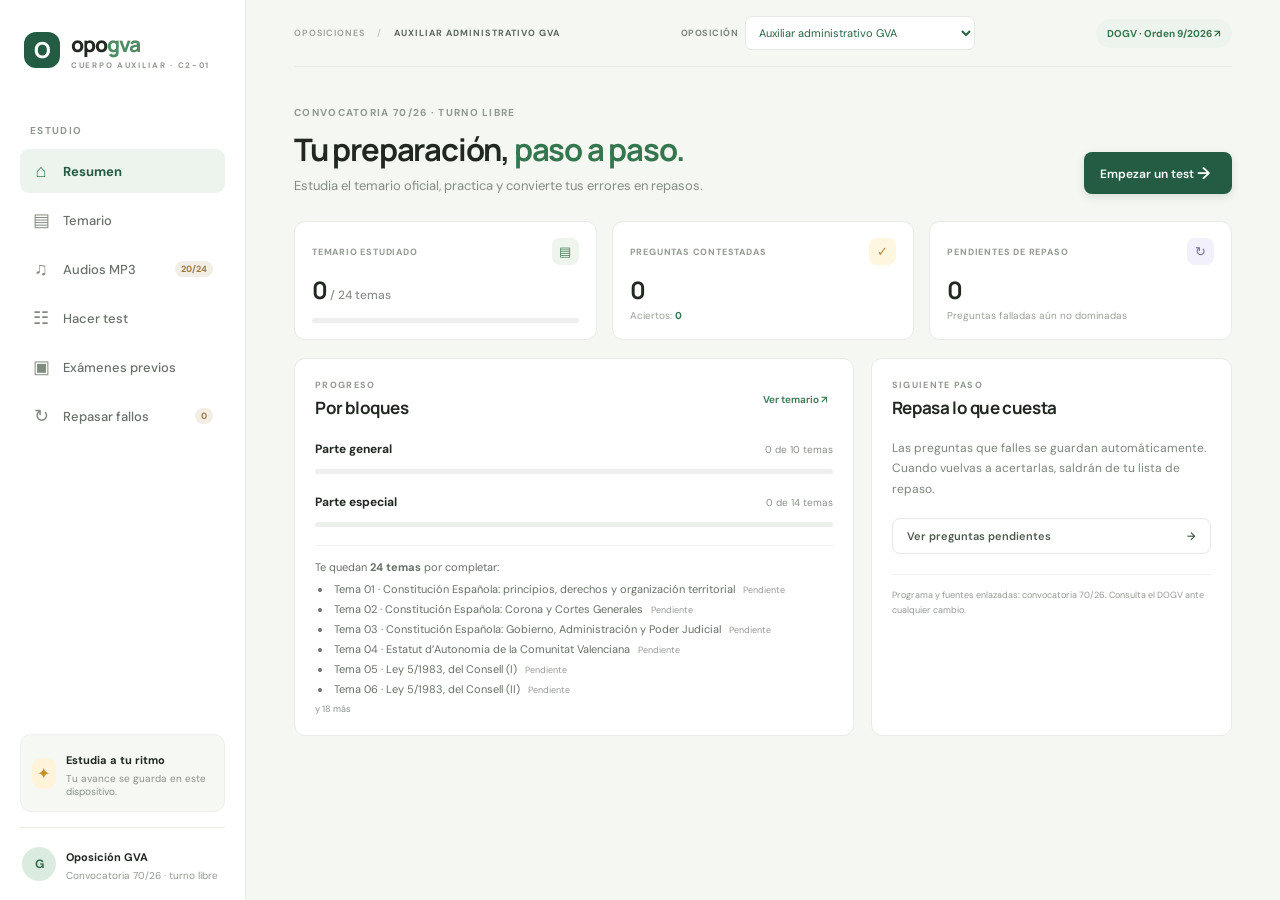
<file: index.html>
<!doctype html>
<html lang="es"><head><meta charset="utf-8"><meta name="viewport" content="width=device-width, initial-scale=1"><meta name="theme-color" content="#f5f7f2"><title>OpoGVA · Estudio</title><link rel="stylesheet" href="css/styles.css"><script src="js/quiz-speech.js" defer></script><script src="js/data.js" defer></script><script src="js/past-exams.js" defer></script><script src="js/materials/tema-01.js" defer></script><script src="js/materials/tema-02.js" defer></script><script src="js/materials/tema-03.js" defer></script><script src="js/materials/tema-04.js" defer></script><script src="js/materials/tema-05.js" defer></script><script src="js/materials/tema-06.js" defer></script><script src="js/materials/tema-07.js" defer></script><script src="js/materials/tema-08.js" defer></script><script src="js/materials/tema-09.js" defer></script><script src="js/materials/tema-10.js" defer></script><script src="js/materials/tema-11.js" defer></script><script src="js/materials/tema-12.js" defer></script><script src="js/materials/tema-13.js" defer></script><script src="js/materials/tema-14.js" defer></script><script src="js/materials/tema-15.js" defer></script><script src="js/materials/tema-16.js" defer></script><script src="js/materials/tema-17.js" defer></script><script src="js/materials/tema-18.js" defer></script><script src="js/materials/tema-19.js" defer></script><script src="js/materials/tema-20.js" defer></script><script src="js/materials/tema-21.js" defer></script><script src="js/materials/tema-22.js" defer></script><script src="js/materials/tema-23.js" defer></script><script src="js/materials/tema-24.js" defer></script><script src="js/topic-summary.js" defer></script><script src="js/app.js" defer></script></head>
<body><div class="app-shell"><aside class="sidebar"><a class="brand" href="#inicio"><span class="brand-mark">O</span><span>opo<span class="brand-accent">gva</span><small>CUERPO AUXILIAR · C2-01</small></span></a><div class="nav-label">ESTUDIO</div><nav class="main-nav" aria-label="Navegación"><button class="nav-item active" data-view="inicio"><span>⌂</span> Resumen</button><button class="nav-item" data-view="temario"><span>▤</span> Temario</button><button class="nav-item" data-view="audios"><span>&#9835;</span> Audios MP3 <b class="audio-count" id="audio-count">0/24</b></button><button class="nav-item" data-view="test"><span>☷</span> Hacer test</button><button class="nav-item" data-view="examenes"><span>▣</span> Exámenes previos</button><button class="nav-item" data-view="fallos"><span>↻</span> Repasar fallos <b class="error-badge" id="error-badge">0</b></button></nav><div class="sidebar-bottom"><div class="streak-icon">✦</div><div><strong>Estudia a tu ritmo</strong><p>Tu avance se guarda en este dispositivo.</p></div></div><div class="profile"><div class="avatar">G</div><div><strong>Oposición GVA</strong><small>Convocatoria 70/26 · turno libre</small></div></div></aside>
<main class="main-content"><header class="topbar"><div class="breadcrumb">OPOSICIONES <span>/</span> <strong>AUXILIAR ADMINISTRATIVO GVA</strong></div><label class="opposition-switch-label" for="opposition-switch">Oposición<select id="opposition-switch" class="opposition-switch"><option value="gva" selected>Auxiliar administrativo GVA</option><option value="age">Auxiliar administrativo AGE</option><option value="valencia">Ayuntamiento de València</option><option value="gsi-age">Gestión de Sistemas e Informática AGE</option></select></label><a class="source-chip" href="https://dogv.gva.es/datos/2026/03/27/pdf/2026_8071_es.pdf" target="_blank" rel="noopener">DOGV · Orden 9/2026 ↗</a></header>
<section id="view-inicio" class="view active-view"><div class="welcome-row"><div><p class="eyebrow">CONVOCATORIA 70/26 · TURNO LIBRE</p><h1>Tu preparación, <em>paso a paso.</em></h1><p class="subtitle">Estudia el temario oficial, practica y convierte tus errores en repasos.</p></div><button class="primary-button" data-go="test">Empezar un test <span>→</span></button></div><div class="stats-grid"><article class="stat-card"><div class="stat-top"><span>TEMARIO ESTUDIADO</span><span class="stat-icon green">▤</span></div><div class="stat-value"><span id="topics-done">0</span><small> / 24 temas</small></div><div class="progress-track"><span id="topic-progress"></span></div></article><article class="stat-card"><div class="stat-top"><span>PREGUNTAS CONTESTADAS</span><span class="stat-icon yellow">✓</span></div><div class="stat-value" id="answered-count">0</div><div class="stat-note">Aciertos: <strong id="correct-count">0</strong></div></article><article class="stat-card"><div class="stat-top"><span>PENDIENTES DE REPASO</span><span class="stat-icon lilac">↻</span></div><div class="stat-value" id="missed-count">0</div><div class="stat-note">Preguntas falladas aún no dominadas</div></article></div><div class="content-grid"><section class="panel"><div class="panel-heading"><div><p class="eyebrow">PROGRESO</p><h2>Por bloques</h2></div><button class="text-button" data-go="temario">Ver temario ↗</button></div><div id="block-progress" class="block-progress"></div><div id="topic-remaining" class="topic-remaining"></div></section><section class="panel"><div class="panel-heading"><div><p class="eyebrow">SIGUIENTE PASO</p><h2>Repasa lo que cuesta</h2></div></div><p class="panel-description">Las preguntas que falles se guardan automáticamente. Cuando vuelvas a acertarlas, saldrán de tu lista de repaso.</p><button class="secondary-button wide-button" data-go="fallos">Ver preguntas pendientes <span>→</span></button><div class="official-note">Programa y fuentes enlazadas: convocatoria 70/26. Consulta el DOGV ante cualquier cambio.</div></section></div></section>
<section id="view-temario" class="view"><div class="page-heading"><p class="eyebrow">PROGRAMA OFICIAL · ORDEN 9/2026 · ANEXO IV</p><h1>Temario <em>completo.</em></h1><p class="subtitle">24 temas con los apuntes completos de tu carpeta, más las fuentes oficiales.</p></div><div class="notice"><span>ⓘ</span><p>Abre el resumen visual de cada tema o pulsa su título para consultar los apuntes completos en una ventana nueva. Los archivos proceden de la carpeta local AUX ADM GVA; la <a href="https://www.vence.es/auxiliar-administrativo-valencia/temario" target="_blank" rel="noopener">página de Vence</a> presenta el temario como Premium. Contrasta siempre las normas con la convocatoria y el BOE/DOGV vigentes.</p></div><div class="topic-filters"><button class="filter-button active" data-filter="all">Todos <span>24</span></button><button class="filter-button" data-filter="general">Parte general <span>10</span></button><button class="filter-button" data-filter="especial">Parte especial <span>14</span></button></div><div id="topic-list" class="topic-list"></div></section>
<section id="view-audios" class="view"><div class="page-heading"><p class="eyebrow">DESCARGA PARA ESTUDIAR SIN CONEXION</p><h1>Audios <em>MP3.</em></h1><p class="subtitle">Encuentra y descarga el audio de cualquiera de los 24 temas.</p></div><div class="notice"><span>&#9432;</span><p id="audio-notice">La lista muestra todos los temas. Los audios se habilitan cuando se generan y se publican en el sitio.</p></div><div class="audio-toolbar"><strong id="audio-summary">Consultando archivos de audio...</strong><button type="button" class="secondary-button" id="refresh-audios">Actualizar lista</button></div><div id="audio-list" class="audio-list"></div></section>
<section id="view-test" class="view"><div class="page-heading"><p class="eyebrow">PRÁCTICA CON CORRECCIÓN</p><h1>Hacer un <em>test.</em></h1><p class="subtitle">Elige un tema para practicar o un examen anterior para hacer su cuestionario completo. La corrección es inmediata.</p></div><div class="test-setup panel"><div class="test-field"><label for="test-topic">Tema o examen</label><select id="test-topic"><option value="all">Todos los temas</option></select></div><div class="test-field"><label for="test-size">Preguntas</label><select id="test-size"><option value="10">10 preguntas</option><option value="20">20 preguntas</option><option value="all">Todas las disponibles</option></select></div><button class="primary-button" id="start-test">Comenzar test →</button></div><div id="quiz-source" class="exam-source"></div><div id="quiz-area"></div></section>
<section id="view-examenes" class="view"><div class="page-heading"><p class="eyebrow">CUESTIONARIOS DE AÑOS ANTERIORES</p><h1>Exámenes <em>previos.</em></h1><p class="subtitle">Preguntas de los exámenes archivados en tu carpeta, con corrección según la plantilla incluida.</p></div><div class="notice"><span>ⓘ</span><p>Son exámenes de convocatorias anteriores. El temario y las normas pueden haber cambiado; consulta las fuentes actuales antes de estudiar una respuesta.</p></div><div class="test-setup panel"><div class="test-field"><label for="exam-year">Convocatoria</label><select id="exam-year"><option value="2023">2023 · Convocatoria 14/23</option><option value="2022">2022</option><option value="2021">2021</option><option value="2018">2018</option></select></div><div class="test-field"><label for="exam-size">Preguntas</label><select id="exam-size"><option value="10">10 preguntas</option><option value="20">20 preguntas</option><option value="all">Examen completo</option></select></div><button class="primary-button" id="start-exam">Empezar examen →</button></div><div id="exam-source" class="exam-source"></div><div id="exam-area"></div></section>
<section id="view-fallos" class="view"><div class="page-heading"><p class="eyebrow">REPETICIÓN INTELIGENTE</p><h1>Repaso de <em>fallos.</em></h1><p class="subtitle">Vuelve a responder las preguntas falladas. Un acierto las marca como repasadas.</p></div><div id="review-area"></div></section>
</main></div></body></html>
</file>
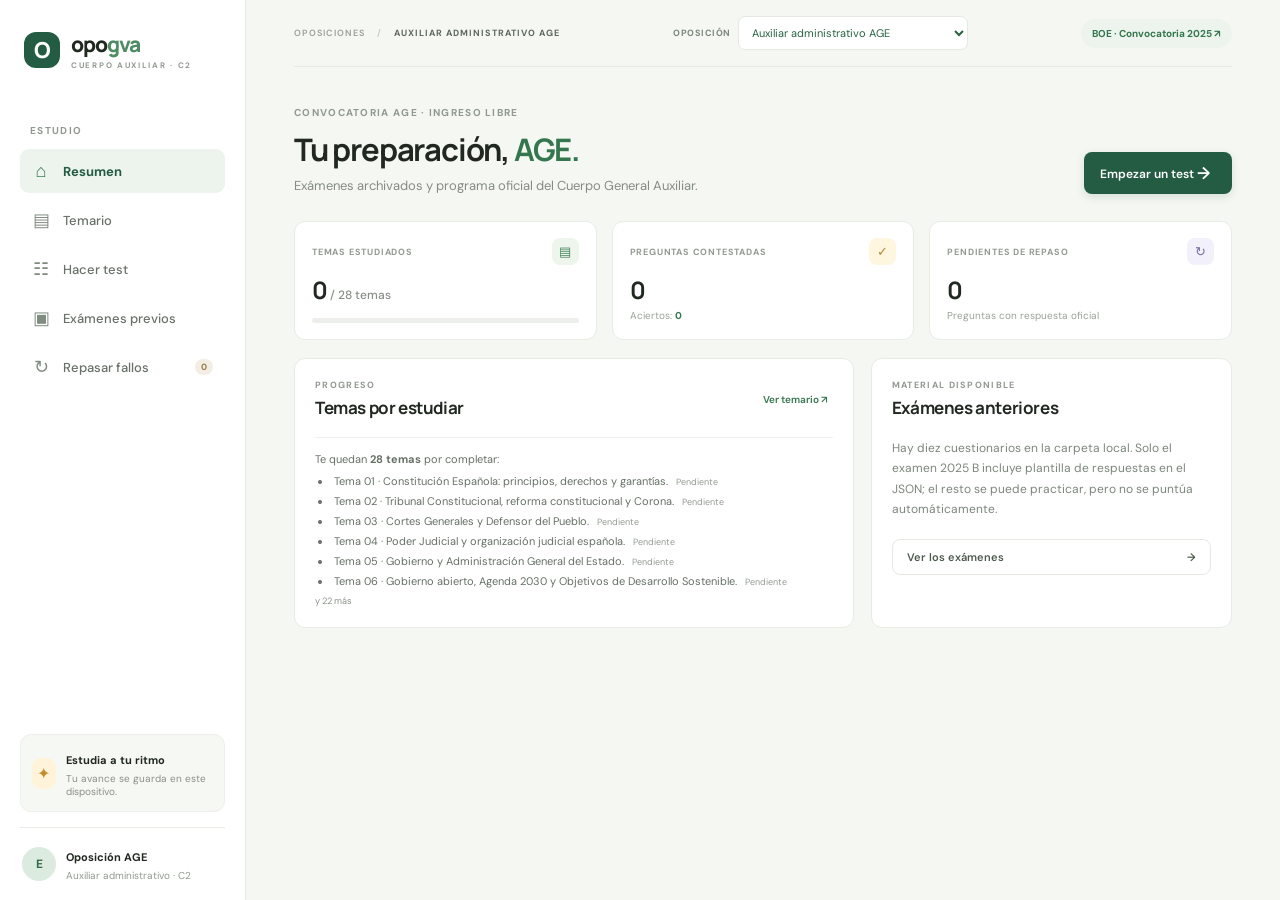
<file: age.html>
<!doctype html>
<html lang="es"><head><meta charset="utf-8"><meta name="viewport" content="width=device-width,initial-scale=1"><meta name="theme-color" content="#f5f7f2"><title>OpoGVA · Auxiliar AGE</title><link rel="stylesheet" href="css/styles.css"><script src="js/quiz-speech.js" defer></script><script src="js/age-exams.js" defer></script><script src="js/age-materials.js" defer></script><script src="js/age-material-format.js" defer></script><script src="js/age-app.js" defer></script></head>
<body><div class="app-shell"><aside class="sidebar"><a class="brand" href="#inicio"><span class="brand-mark">O</span><span>opo<span class="brand-accent">gva</span><small>CUERPO AUXILIAR · C2</small></span></a><div class="nav-label">ESTUDIO</div><nav class="main-nav" aria-label="Navegación"><button class="nav-item active" data-age-view="inicio"><span>⌂</span> Resumen</button><button class="nav-item" data-age-view="temario"><span>▤</span> Temario</button><button class="nav-item" data-age-view="test"><span>☷</span> Hacer test</button><button class="nav-item" data-age-view="examenes"><span>▣</span> Exámenes previos</button><button class="nav-item" data-age-view="fallos"><span>↻</span> Repasar fallos <b class="error-badge" id="age-error-badge">0</b></button></nav><div class="sidebar-bottom"><div class="streak-icon">✦</div><div><strong>Estudia a tu ritmo</strong><p>Tu avance se guarda en este dispositivo.</p></div></div><div class="profile"><div class="avatar">E</div><div><strong>Oposición AGE</strong><small>Auxiliar administrativo · C2</small></div></div></aside>
<main class="main-content"><header class="topbar"><div class="breadcrumb">OPOSICIONES <span>/</span> <strong>AUXILIAR ADMINISTRATIVO AGE</strong></div><label class="opposition-switch-label" for="opposition-switch-age">Oposición<select id="opposition-switch-age" class="opposition-switch"><option value="gva">Auxiliar administrativo GVA</option><option value="age" selected>Auxiliar administrativo AGE</option><option value="valencia">Ayuntamiento de València</option><option value="gsi-age">Gestión de Sistemas e Informática AGE</option></select></label><a class="source-chip" href="https://boe.es/buscar/doc.php?id=BOE-A-2025-26262" target="_blank" rel="noopener">BOE · Convocatoria 2025 ↗</a></header>
<section id="age-view-inicio" class="view active-view"><div class="welcome-row"><div><p class="eyebrow">CONVOCATORIA AGE · INGRESO LIBRE</p><h1>Tu preparación, <em>AGE.</em></h1><p class="subtitle">Exámenes archivados y programa oficial del Cuerpo General Auxiliar.</p></div><button class="primary-button" data-age-go="test">Empezar un test <span>→</span></button></div><div class="stats-grid"><article class="stat-card"><div class="stat-top"><span>TEMAS ESTUDIADOS</span><span class="stat-icon green">▤</span></div><div class="stat-value"><span id="age-topics-done">0</span><small> / 28 temas</small></div><div class="progress-track"><span id="age-topic-progress"></span></div></article><article class="stat-card"><div class="stat-top"><span>PREGUNTAS CONTESTADAS</span><span class="stat-icon yellow">✓</span></div><div class="stat-value" id="age-answered-count">0</div><div class="stat-note">Aciertos: <strong id="age-correct-count">0</strong></div></article><article class="stat-card"><div class="stat-top"><span>PENDIENTES DE REPASO</span><span class="stat-icon lilac">↻</span></div><div class="stat-value" id="age-missed-count">0</div><div class="stat-note">Preguntas con respuesta oficial</div></article></div><div class="content-grid"><section class="panel"><div class="panel-heading"><div><p class="eyebrow">PROGRESO</p><h2>Temas por estudiar</h2></div><button class="text-button" data-age-go="temario">Ver temario ↗</button></div><div id="age-remaining" class="topic-remaining"></div></section><section class="panel"><div class="panel-heading"><div><p class="eyebrow">MATERIAL DISPONIBLE</p><h2>Exámenes anteriores</h2></div></div><p class="panel-description">Hay diez cuestionarios en la carpeta local. Solo el examen 2025 B incluye plantilla de respuestas en el JSON; el resto se puede practicar, pero no se puntúa automáticamente.</p><button class="secondary-button wide-button" data-age-go="examenes">Ver los exámenes <span>→</span></button></section></div></section>
<section id="age-view-temario" class="view"><div class="page-heading"><p class="eyebrow">PROGRAMA OFICIAL · CONVOCATORIA 2025</p><h1>Temario <em>AGE.</em></h1><p class="subtitle">28 temas: 16 de Organización pública y 12 de Actividad administrativa y ofimática.</p></div><div class="notice"><span>ⓘ</span><p>Pulsa el título de un tema para abrirlo en una ventana de lectura, escucharlo en voz alta y, cuando se haya generado, descargar su MP3. Se muestran los apuntes de los bloques I y II; el tema 26 conserva la ficha de repaso porque no hay un archivo completo de Access en BLOQUE II. El archivo TEMA 24 de esa carpeta duplica el contenido del tema 23, por lo que Word y Excel se asocian a sus apuntes disponibles. El <a href="https://boe.es/buscar/doc.php?id=BOE-A-2025-26262" target="_blank" rel="noopener">Anexo I, apartado 5 del BOE</a> contiene el programa oficial completo; contrasta siempre la normativa vigente. La carpeta ADMIN AGE corresponde a otro cuerpo.</p></div><div id="age-topic-list" class="topic-list"></div></section>
<section id="age-view-test" class="view"><div class="page-heading"><p class="eyebrow">PRÁCTICA CON EXÁMENES AGE</p><h1>Hacer un <em>test.</em></h1><p class="subtitle">Practica un examen o mezcla todas las preguntas archivadas.</p></div><div class="notice"><span>ⓘ</span><p>Las preguntas sin respuesta en el JSON se muestran para practicar, pero no se puntúan. Consulta el PDF original para comprobarlas.</p></div><div class="test-setup panel"><label for="age-test-exam">Examen</label><select id="age-test-exam"></select><label for="age-test-size">Preguntas</label><select id="age-test-size"><option value="10">10 preguntas</option><option value="20">20 preguntas</option><option value="all">Todas las preguntas</option></select><button class="primary-button" id="age-start-test">Comenzar test →</button></div><div id="age-quiz-source" class="exam-source"></div><div id="age-quiz-area"></div></section>
<section id="age-view-examenes" class="view"><div class="page-heading"><p class="eyebrow">CUESTIONARIOS DE AÑOS ANTERIORES</p><h1>Exámenes <em>AGE.</em></h1><p class="subtitle">Diez exámenes en JSON con acceso a los PDF originales.</p></div><div class="test-setup panel"><label for="age-exam-select">Convocatoria</label><select id="age-exam-select"></select><label for="age-exam-size">Preguntas</label><select id="age-exam-size"><option value="10">10 preguntas</option><option value="20">20 preguntas</option><option value="all">Examen completo</option></select><button class="primary-button" id="age-start-exam">Empezar examen →</button></div><div id="age-exam-source" class="exam-source"></div><div id="age-exam-area"></div></section>
<section id="age-view-fallos" class="view"><div class="page-heading"><p class="eyebrow">REPETICIÓN INTELIGENTE</p><h1>Repaso de <em>fallos AGE.</em></h1><p class="subtitle">Preguntas falladas cuya respuesta consta en la plantilla disponible.</p></div><div id="age-review-area"></div></section>
</main></div></body></html>
</file>
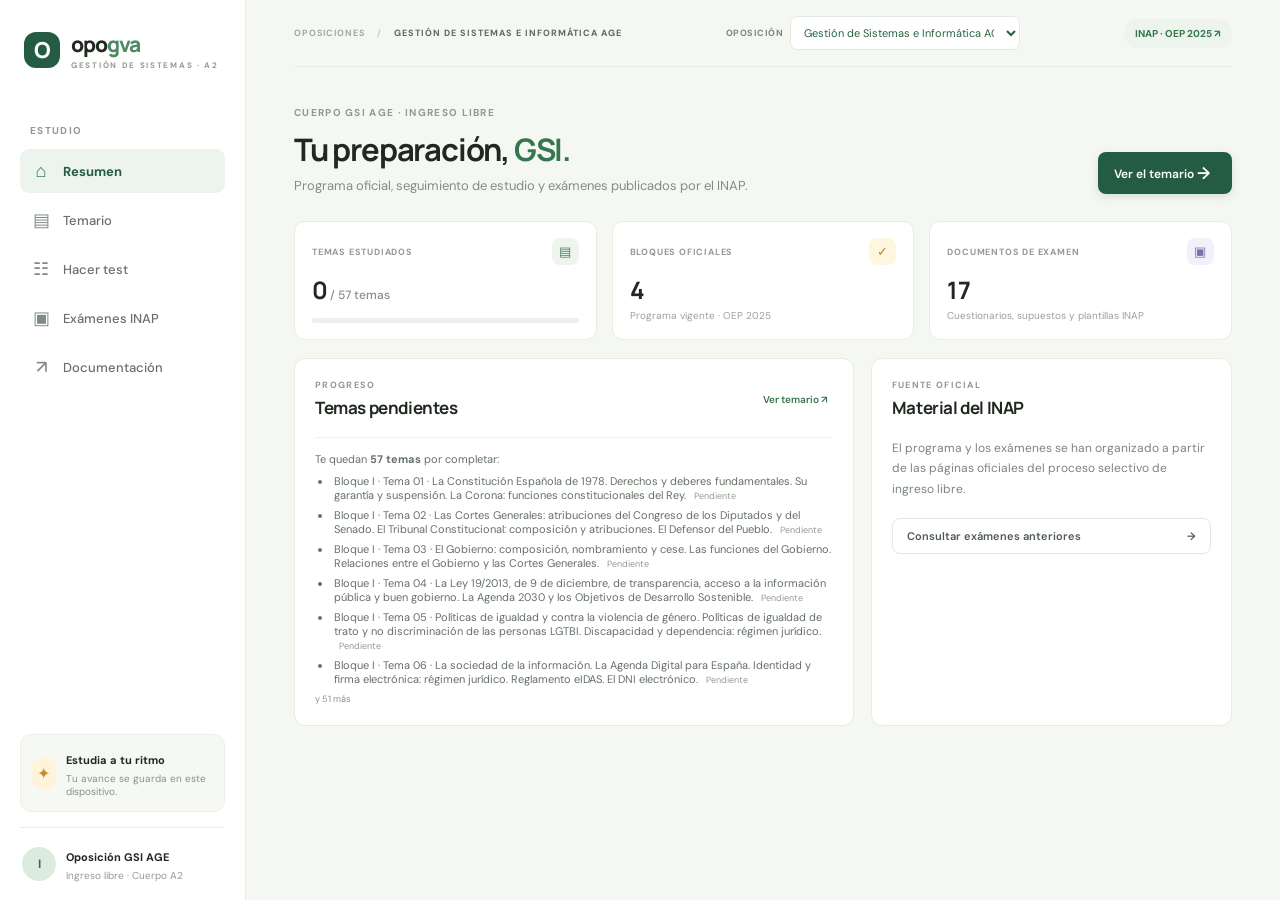
<file: gsi-age.html>
<!doctype html>
<html lang="es">
<head>
  <meta charset="utf-8">
  <meta name="viewport" content="width=device-width,initial-scale=1">
  <meta name="theme-color" content="#f5f7f2">
  <title>OpoGVA · Gestión de Sistemas e Informática AGE</title>
  <link rel="stylesheet" href="css/styles.css">
  <script src="js/quiz-speech.js" defer></script>
  <script src="js/gsi-age-data.js" defer></script>
  <script src="js/gsi-age-app.js" defer></script>
</head>
<body>
  <div class="app-shell">
    <aside class="sidebar">
      <a class="brand" href="#inicio"><span class="brand-mark">O</span><span>opo<span class="brand-accent">gva</span><small>GESTIÓN DE SISTEMAS · A2</small></span></a>
      <div class="nav-label">ESTUDIO</div>
      <nav class="main-nav" aria-label="Navegación">
        <button class="nav-item active" data-gsi-view="inicio"><span>⌂</span> Resumen</button>
        <button class="nav-item" data-gsi-view="temario"><span>▤</span> Temario</button>
        <button class="nav-item" data-gsi-view="test"><span>☷</span> Hacer test</button>
        <button class="nav-item" data-gsi-view="examenes"><span>▣</span> Exámenes INAP</button>
        <button class="nav-item" data-gsi-view="documentos"><span>↗</span> Documentación</button>
      </nav>
      <div class="sidebar-bottom"><div class="streak-icon">✦</div><div><strong>Estudia a tu ritmo</strong><p>Tu avance se guarda en este dispositivo.</p></div></div>
      <div class="profile"><div class="avatar">I</div><div><strong>Oposición GSI AGE</strong><small>Ingreso libre · Cuerpo A2</small></div></div>
    </aside>
    <main class="main-content">
      <header class="topbar">
        <div class="breadcrumb">OPOSICIONES <span>/</span> <strong>GESTIÓN DE SISTEMAS E INFORMÁTICA AGE</strong></div>
        <label class="opposition-switch-label" for="opposition-switch-gsi">Oposición
          <select id="opposition-switch-gsi" class="opposition-switch">
            <option value="gva">Auxiliar administrativo GVA</option>
            <option value="age">Auxiliar administrativo AGE</option>
            <option value="valencia">Ayuntamiento de València</option>
            <option value="gsi-age" selected>Gestión de Sistemas e Informática AGE</option>
          </select>
        </label>
        <a class="source-chip" href="https://sede.inap.gob.es/es/procedimientos-y-servicios/seleccion/procesos-selectivos-de-cuerpos-y-escalas-generales/cuerpo-de-gestion-de-sistemas-e-informatica-de-la-administracion-del-estado-ingreso-libre-convocatoria-2025" target="_blank" rel="noopener">INAP · OEP 2025 ↗</a>
      </header>

      <section id="gsi-view-inicio" class="view active-view">
        <div class="welcome-row">
          <div><p class="eyebrow">CUERPO GSI AGE · INGRESO LIBRE</p><h1>Tu preparación, <em>GSI.</em></h1><p class="subtitle">Programa oficial, seguimiento de estudio y exámenes publicados por el INAP.</p></div>
          <button class="primary-button" data-gsi-go="temario">Ver el temario <span>→</span></button>
        </div>
        <div class="stats-grid">
          <article class="stat-card"><div class="stat-top"><span>TEMAS ESTUDIADOS</span><span class="stat-icon green">▤</span></div><div class="stat-value"><span id="gsi-topics-done">0</span><small> / 57 temas</small></div><div class="progress-track"><span id="gsi-topic-progress"></span></div></article>
          <article class="stat-card"><div class="stat-top"><span>BLOQUES OFICIALES</span><span class="stat-icon yellow">✓</span></div><div class="stat-value">4</div><div class="stat-note">Programa vigente · OEP 2025</div></article>
          <article class="stat-card"><div class="stat-top"><span>DOCUMENTOS DE EXAMEN</span><span class="stat-icon lilac">▣</span></div><div class="stat-value" id="gsi-exam-document-count">0</div><div class="stat-note">Cuestionarios, supuestos y plantillas INAP</div></article>
        </div>
        <div class="content-grid">
          <section class="panel"><div class="panel-heading"><div><p class="eyebrow">PROGRESO</p><h2>Temas pendientes</h2></div><button class="text-button" data-gsi-go="temario">Ver temario ↗</button></div><div id="gsi-remaining" class="topic-remaining"></div></section>
          <section class="panel"><div class="panel-heading"><div><p class="eyebrow">FUENTE OFICIAL</p><h2>Material del INAP</h2></div></div><p class="panel-description">El programa y los exámenes se han organizado a partir de las páginas oficiales del proceso selectivo de ingreso libre.</p><button class="secondary-button wide-button" data-gsi-go="examenes">Consultar exámenes anteriores <span>→</span></button></section>
        </div>
      </section>

      <section id="gsi-view-temario" class="view">
        <div class="page-heading"><p class="eyebrow">PROGRAMA OFICIAL · OEP 2025 · ANEXO IX</p><h1>Temario <em>GSI.</em></h1><p class="subtitle">57 temas en cuatro bloques, según las normas específicas publicadas por el INAP.</p></div>
        <div class="notice"><span>ⓘ</span><p>Pulsa el título de un tema para abrir sus apuntes en una ventana de lectura. Puedes escucharlos en voz alta, ajustar la velocidad y desplazarte por la lectura. Los epígrafes se basan en el programa oficial OEP 2025; contrasta siempre el programa con la convocatoria vigente.</p></div>
        <p><a class="material-link" href="OPOSICIONES/GSI%20AGE/TEMARIO/Programa_oficial_GSI_AGE_OEP_2025.pdf" target="_blank" rel="noopener">Abrir programa y normas específicas del INAP (PDF) ↗</a></p>
        <div id="gsi-topic-list" class="topic-list"></div>
      </section>

      <section id="gsi-view-examenes" class="view">
        <div class="page-heading"><p class="eyebrow">CUESTIONARIOS Y PLANTILLAS OFICIALES</p><h1>Exámenes <em>INAP.</em></h1><p class="subtitle">Material descargable y cuestionarios de años anteriores para practicar.</p></div>
        <div class="notice"><span>ⓘ</span><p>Los PDF se publicaron en las páginas oficiales del proceso selectivo. Las plantillas definitivas corresponden al primer ejercicio; los supuestos prácticos se ofrecen como enunciados para practicar.</p></div>
        <div id="gsi-exam-list" class="content-grid"></div>
        <div class="panel-heading"><div><p class="eyebrow">BANCO DE PREGUNTAS</p><h2>Cuestionarios anteriores</h2></div></div>
        <div id="gsi-json-exam-list" class="content-grid"></div>
      </section>

      <section id="gsi-view-test" class="view">
        <div class="page-heading"><p class="eyebrow">PRACTICA CON EXÁMENES ANTERIORES</p><h1>Hacer un <em>test.</em></h1><p class="subtitle">Responde preguntas de las convocatorias disponibles y consulta la corrección cuando hay plantilla oficial.</p></div>
        <div class="notice"><span>ⓘ</span><p>Hay plantillas definitivas del INAP para 2008, 2011, 2013, 2018, 2019, 2022 y 2024. Los cuestionarios sin plantilla se pueden practicar, pero no se puntúan automáticamente. Usa el botón de lectura en voz alta y ajusta la velocidad para escuchar las preguntas y opciones.</p></div>
        <div class="test-setup panel">
          <div class="test-field"><label for="gsi-test-year">Convocatoria</label><select id="gsi-test-year"></select></div>
          <div class="test-field"><label for="gsi-test-size">Preguntas</label><select id="gsi-test-size"><option value="10">10 preguntas</option><option value="20">20 preguntas</option><option value="all">Todas las preguntas</option></select></div>
          <button class="primary-button" id="gsi-start-test">Comenzar test →</button>
        </div>
        <div id="gsi-quiz-source" class="exam-source"></div>
        <div id="gsi-quiz-area"></div>
      </section>

      <section id="gsi-view-documentos" class="view">
        <div class="page-heading"><p class="eyebrow">FUENTES OFICIALES</p><h1>Documentación <em>GSI.</em></h1><p class="subtitle">Convocatoria, programa y páginas de seguimiento en la sede electrónica del INAP.</p></div>
        <div id="gsi-document-list" class="content-grid"></div>
      </section>
    </main>
  </div>
</body>
</html>
</file>
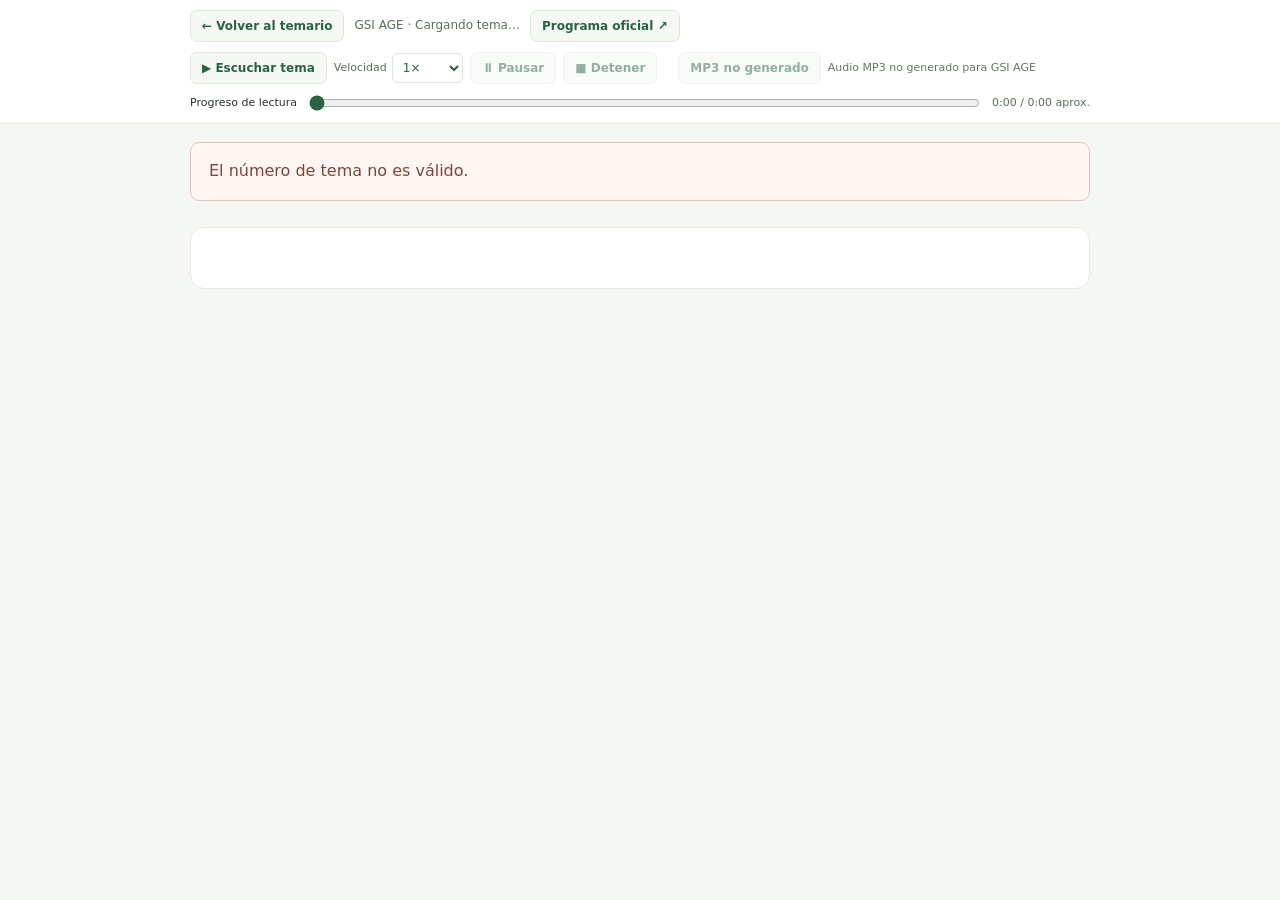
<file: gsi-topic.html>
<!doctype html>
<html lang="es">
<head>
  <meta charset="utf-8">
  <meta name="viewport" content="width=device-width,initial-scale=1">
  <meta name="theme-color" content="#f5f7f2">
  <title>Lectura de tema · GSI AGE</title>
  <style>
    *{box-sizing:border-box}
    body{margin:0;background:#f5f7f2;color:#263328;font:16px/1.8 system-ui,sans-serif}
    .bar{position:sticky;top:0;z-index:2;background:#fff;border-bottom:1px solid #e5ebe3;padding:10px 18px}
    .bar-inner{max-width:900px;margin:auto;display:flex;align-items:center;gap:10px;flex-wrap:wrap}
    .bar button,.bar a{border:1px solid #dce8da;border-radius:7px;padding:8px 11px;background:#f5f8f3;color:#286342;font:600 12px system-ui;cursor:pointer;text-decoration:none}
    .bar button:disabled{opacity:.5;cursor:default}
    .reader-title{font-size:12px;color:#55705a}
    .speech-controls{display:flex;align-items:center;gap:7px;flex-wrap:wrap}
    .speech-status{font-size:11px;color:#657665}
    .speech-speed-label{display:flex;align-items:center;gap:5px;color:#55705a;font-size:11px}
    .speech-speed{border:1px solid #dce8da;border-radius:6px;background:#fff;color:#286342;padding:6px;font:12px system-ui}
    .speech-progress{max-width:900px;margin:9px auto 0;display:flex;align-items:center;gap:10px}
    .speech-progress label{font-size:11px;white-space:nowrap}
    .speech-progress input{flex:1;min-width:70px;accent-color:#286342;cursor:pointer}
    .speech-progress output{color:#55705a;font-size:11px;white-space:nowrap}
    .speech-highlight{border-radius:3px;background:#fff2b8!important;color:#263328;box-shadow:inset 0 0 0 1px #e8c94e}
    ::selection{background:#ffe27a;color:#263328}
    main{max-width:900px;margin:26px auto;padding:30px 42px;background:#fff;border:1px solid #e7ebe4;border-radius:14px}
    h1{font:700 26px/1.4 system-ui;color:#245c43}
    h2,h3,h4{color:#286342;line-height:1.45}
    h2{font-size:19px}
    h3{font-size:15px}
    p{margin:9px 0}
    li{margin:5px 0}
    blockquote{margin:18px 0;padding:12px 15px;border-left:3px solid #83a98a;background:#f4f8f3;color:#526453}
    a{overflow-wrap:anywhere}
    .reader-error{max-width:900px;margin:18px auto;padding:14px 18px;border:1px solid #e5c4bc;border-radius:9px;background:#fff5f1;color:#7b463e}
    @media(max-width:700px){
      main{margin:12px;padding:18px 15px}
      .bar{padding:9px 11px}
      .bar-inner{align-items:flex-start}
      .speech-controls{width:100%}
      .reader-title{width:100%}
      .speech-progress{margin-top:8px;gap:7px;flex-wrap:wrap}
      .speech-progress label{width:100%}
      .speech-progress output{font-size:10px}
      h1{font-size:22px}
    }
  </style>
  <script src="js/gsi-age-data.js" defer></script>
  <script src="js/gsi-topic-reader.js" defer></script>
</head>
<body>
  <header class="bar">
    <div class="bar-inner">
      <button type="button" id="reader-back">← Volver al temario</button>
      <span class="reader-title" id="reader-title">GSI AGE · Cargando tema…</span>
      <a href="OPOSICIONES/GSI%20AGE/TEMARIO/Programa_oficial_GSI_AGE_OEP_2025.pdf" target="_blank" rel="noopener">Programa oficial ↗</a>
      <div class="speech-controls">
        <button type="button" id="speak-start">▶ Escuchar tema</button>
        <label class="speech-speed-label" for="speak-speed">Velocidad
          <select class="speech-speed" id="speak-speed">
            <option value="0.7">0,7×</option>
            <option value="0.85">0,85×</option>
            <option value="1" selected>1×</option>
            <option value="1.25">1,25×</option>
            <option value="1.5">1,5×</option>
            <option value="2">2×</option>
          </select>
        </label>
        <button type="button" id="speak-pause" disabled>⏸ Pausar</button>
        <button type="button" id="speak-stop" disabled>■ Detener</button>
        <span id="speak-status" class="speech-status" aria-live="polite"></span>
        <span id="speak-duration" class="speech-status" aria-live="polite"></span>
        <button type="button" disabled>MP3 no generado</button>
        <span class="speech-status">Audio MP3 no generado para GSI AGE</span>
      </div>
    </div>
    <div class="speech-progress">
      <label for="speak-progress">Progreso de lectura</label>
      <input id="speak-progress" type="range" min="0" max="1000" value="0" aria-label="Elegir el punto del tema que quieres escuchar">
      <output id="speak-position" for="speak-progress">0:00 / 0:00 aprox.</output>
    </div>
  </header>
  <p id="reader-error" class="reader-error" role="alert" hidden></p>
  <main id="reader-content"><p>Cargando el contenido del tema…</p></main>
</body>
</html>
</file>
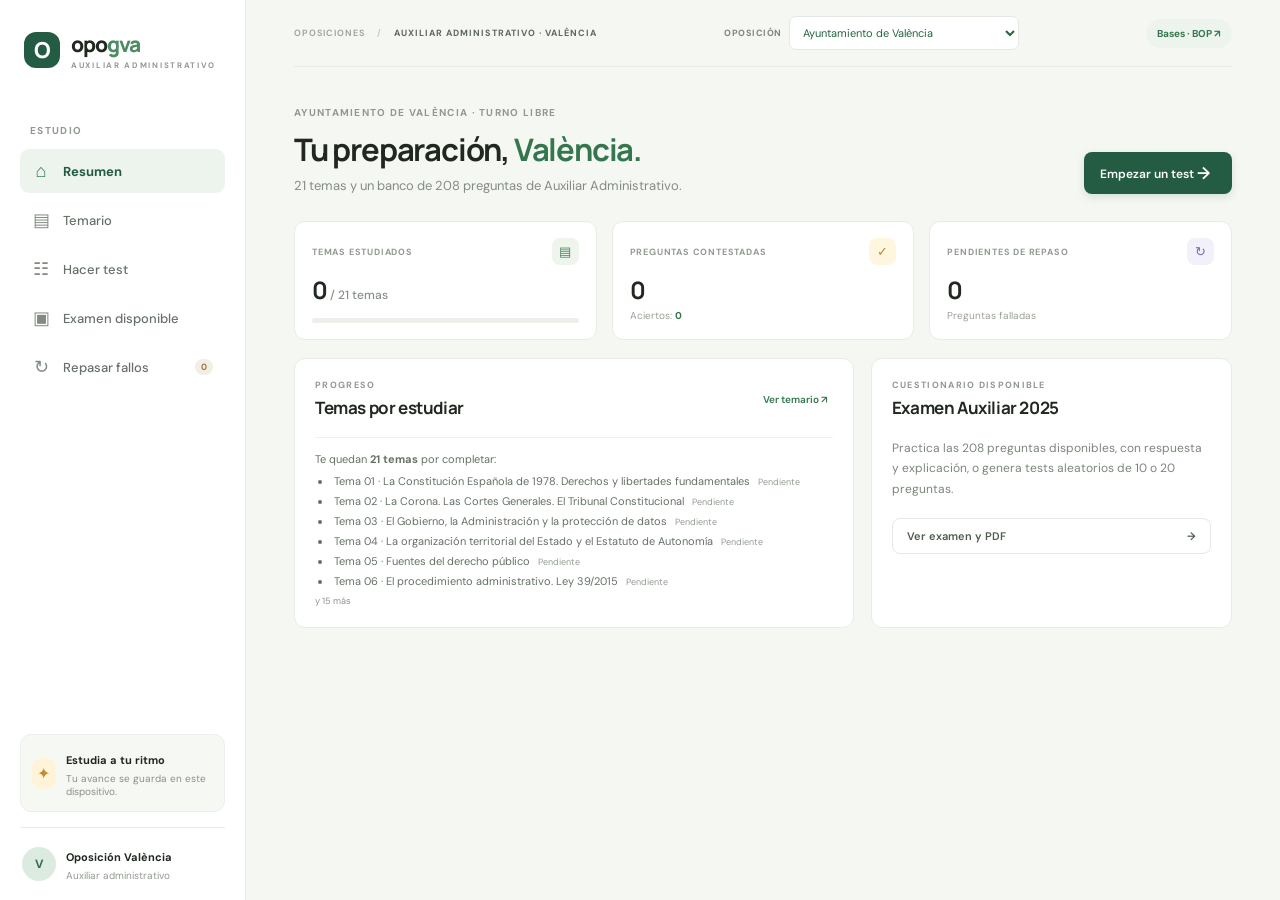
<file: valencia.html>
<!doctype html>
<html lang="es">
<head>
  <meta charset="utf-8">
  <meta name="viewport" content="width=device-width,initial-scale=1">
  <meta name="theme-color" content="#f5f7f2">
  <title>OpoGVA · Auxiliar Administrativo Ayuntamiento de València</title>
  <link rel="stylesheet" href="css/styles.css">
  <script src="js/quiz-speech.js" defer></script>
  <script src="js/valencia-app.js" defer></script>
</head>
<body>
  <div class="app-shell">
    <aside class="sidebar">
      <a class="brand" href="#inicio"><span class="brand-mark">O</span><span>opo<span class="brand-accent">gva</span><small>AUXILIAR ADMINISTRATIVO</small></span></a>
      <div class="nav-label">ESTUDIO</div>
      <nav class="main-nav" aria-label="Navegación">
        <button class="nav-item active" data-vlc-view="inicio"><span>⌂</span> Resumen</button>
        <button class="nav-item" data-vlc-view="temario"><span>▤</span> Temario</button>
        <button class="nav-item" data-vlc-view="test"><span>☷</span> Hacer test</button>
        <button class="nav-item" data-vlc-view="examenes"><span>▣</span> Examen disponible</button>
        <button class="nav-item" data-vlc-view="fallos"><span>↻</span> Repasar fallos <b class="error-badge" id="vlc-error-badge">0</b></button>
      </nav>
      <div class="sidebar-bottom"><div class="streak-icon">✦</div><div><strong>Estudia a tu ritmo</strong><p>Tu avance se guarda en este dispositivo.</p></div></div>
      <div class="profile"><div class="avatar">V</div><div><strong>Oposición València</strong><small>Auxiliar administrativo</small></div></div>
    </aside>
    <main class="main-content">
      <header class="topbar">
        <div class="breadcrumb">OPOSICIONES <span>/</span> <strong>AUXILIAR ADMINISTRATIVO · VALÈNCIA</strong></div>
        <label class="opposition-switch-label" for="opposition-switch-valencia">Oposición
          <select id="opposition-switch-valencia" class="opposition-switch">
            <option value="gva">Auxiliar administrativo GVA</option>
            <option value="age">Auxiliar administrativo AGE</option>
            <option value="valencia" selected>Ayuntamiento de València</option>
            <option value="gsi-age">Gestión de Sistemas e Informática AGE</option>
          </select>
        </label>
        <a class="source-chip" href="OPOSICIONES/AUX ADM AYUNT VALENCIA/TEMARIO/bop 134_bases convocatoria.pdf" target="_blank" rel="noopener">Bases · BOP ↗</a>
      </header>

      <section id="vlc-view-inicio" class="view active-view">
        <div class="welcome-row">
          <div><p class="eyebrow">AYUNTAMIENTO DE VALÈNCIA · TURNO LIBRE</p><h1>Tu preparación, <em>València.</em></h1><p class="subtitle">21 temas y un banco de 208 preguntas de Auxiliar Administrativo.</p></div>
          <button class="primary-button" data-vlc-go="test">Empezar un test <span>→</span></button>
        </div>
        <div class="stats-grid">
          <article class="stat-card"><div class="stat-top"><span>TEMAS ESTUDIADOS</span><span class="stat-icon green">▤</span></div><div class="stat-value"><span id="vlc-topics-done">0</span><small> / 21 temas</small></div><div class="progress-track"><span id="vlc-topic-progress"></span></div></article>
          <article class="stat-card"><div class="stat-top"><span>PREGUNTAS CONTESTADAS</span><span class="stat-icon yellow">✓</span></div><div class="stat-value" id="vlc-answered-count">0</div><div class="stat-note">Aciertos: <strong id="vlc-correct-count">0</strong></div></article>
          <article class="stat-card"><div class="stat-top"><span>PENDIENTES DE REPASO</span><span class="stat-icon lilac">↻</span></div><div class="stat-value" id="vlc-missed-count">0</div><div class="stat-note">Preguntas falladas</div></article>
        </div>
        <div class="content-grid">
          <section class="panel"><div class="panel-heading"><div><p class="eyebrow">PROGRESO</p><h2>Temas por estudiar</h2></div><button class="text-button" data-vlc-go="temario">Ver temario ↗</button></div><div id="vlc-remaining" class="topic-remaining"></div></section>
          <section class="panel"><div class="panel-heading"><div><p class="eyebrow">CUESTIONARIO DISPONIBLE</p><h2>Examen Auxiliar 2025</h2></div></div><p class="panel-description">Practica las 208 preguntas disponibles, con respuesta y explicación, o genera tests aleatorios de 10 o 20 preguntas.</p><button class="secondary-button wide-button" data-vlc-go="examenes">Ver examen y PDF <span>→</span></button></section>
        </div>
      </section>

      <section id="vlc-view-temario" class="view">
        <div class="page-heading"><p class="eyebrow">PROGRAMA · AYUNTAMIENTO DE VALÈNCIA</p><h1>Temario <em>València.</em></h1><p class="subtitle">21 temas en dos bloques: materias generales y administración local.</p></div>
        <div class="notice"><span>ⓘ</span><p>Abre cada tema para leer los apuntes completos en una ventana independiente. Puedes escucharlos con la voz del navegador, ajustar la velocidad y usar la barra de progreso. Los materiales proceden de la carpeta local de la oposición; consulta siempre las bases y la normativa vigente.</p></div>
        <div id="vlc-topic-list" class="topic-list"></div>
      </section>

      <section id="vlc-view-test" class="view">
        <div class="page-heading"><p class="eyebrow">PREGUNTAS DE AUXILIAR ADMINISTRATIVO</p><h1>Hacer un <em>test.</em></h1><p class="subtitle">Practica con el banco de preguntas del Ayuntamiento de València.</p></div>
        <div class="notice"><span>ⓘ</span><p>El banco contiene 208 preguntas con respuesta indicada y explicación. Puedes practicar una selección aleatoria o completar el cuestionario.</p></div>
        <div class="test-setup panel"><label for="vlc-test-size">Preguntas</label><select id="vlc-test-size"><option value="10">10 preguntas aleatorias</option><option value="20">20 preguntas aleatorias</option><option value="all">Cuestionario completo · 208</option></select><button class="primary-button" id="vlc-start-test" disabled>Preparando preguntas…</button></div>
        <div id="vlc-quiz-source" class="exam-source"></div><div id="vlc-quiz-area"></div>
      </section>

      <section id="vlc-view-examenes" class="view">
        <div class="page-heading"><p class="eyebrow">CUESTIONARIO Y DOCUMENTACIÓN</p><h1>Examen <em>València.</em></h1><p class="subtitle">Banco de preguntas de Auxiliar Administrativo del Ayuntamiento de València.</p></div>
        <section class="panel"><div class="panel-heading"><div><p class="eyebrow">208 PREGUNTAS</p><h2>Cuestionario disponible</h2></div></div><p class="panel-description" id="vlc-exam-status">Cargando cuestionario…</p><div id="vlc-exam-links"></div><button class="primary-button" id="vlc-start-full-exam" disabled>Empezar el cuestionario →</button></section>
      </section>

      <section id="vlc-view-fallos" class="view">
        <div class="page-heading"><p class="eyebrow">REPETICIÓN INTELIGENTE</p><h1>Repaso de <em>fallos.</em></h1><p class="subtitle">Preguntas falladas en tus tests de València.</p></div>
        <div id="vlc-review-area"></div>
      </section>
    </main>
  </div>
</body>
</html>
</file>
<file: css/styles.css>
@import url('https://fonts.googleapis.com/css2?family=DM+Sans:wght@400;500;600;700&family=Manrope:wght@400;500;600;700;800&display=swap');
:root{font-family:'DM Sans',sans-serif;color:#202820;background:#f5f7f2;font-synthesis:none;text-rendering:optimizeLegibility;--green:#245c43;--muted:#7d877d;--line:#e9ece5;--paper:#fff}*{box-sizing:border-box}body{margin:0;min-width:320px}.app-shell{min-height:100vh}.sidebar{position:fixed;inset:0 auto 0 0;width:246px;background:#fff;border-right:1px solid var(--line);padding:30px 20px 18px;display:flex;flex-direction:column;z-index:2}.brand{display:flex;align-items:center;gap:11px;color:#202820;text-decoration:none;font-family:Manrope,sans-serif;font-size:21px;font-weight:800;letter-spacing:-1px;margin:0 0 54px 4px}.brand-mark{width:36px;height:36px;background:#245c43;color:white;border-radius:12px;display:grid;place-items:center;font-size:22px}.brand-accent{color:#4e8c63}.brand small{display:block;font-family:'DM Sans',sans-serif;font-size:8px;letter-spacing:1.7px;color:#929a91;font-weight:700;margin-top:2px}.nav-label,.eyebrow{font-size:10px;font-weight:700;letter-spacing:1.3px;color:#909990}.nav-label{padding:0 10px;margin-bottom:12px}.main-nav{display:grid;gap:5px}.nav-item{height:44px;border:0;background:transparent;text-align:left;padding:0 12px;color:#677168;border-radius:9px;font:500 13px 'DM Sans',sans-serif;cursor:pointer;display:flex;align-items:center;gap:13px}.nav-item span{font-size:18px;width:18px;text-align:center;color:#818c81}.nav-item.active{background:#edf4ee;color:#245c43;font-weight:700}.nav-item.active span{color:#347b50}.sidebar-bottom{margin-top:auto;background:#f6f8f4;border:1px solid #edf0ea;border-radius:11px;padding:13px 11px;display:flex;align-items:center;gap:10px}.streak-icon{width:31px;height:31px;display:grid;place-items:center;background:#fff4d9;border-radius:9px;color:#c38e2b}.sidebar-bottom strong,.profile strong{font-size:11px}.sidebar-bottom p{font-size:10px;color:#899188;margin:3px 0 0}.profile{border-top:1px solid var(--line);padding:17px 2px 0;margin-top:15px;display:flex;align-items:center;gap:10px}.avatar{width:34px;height:34px;background:#dcebe0;border-radius:50%;display:grid;place-items:center;color:#326b49;font-weight:700;font-size:12px}.profile small{display:block;color:#929a91;font-size:10px;margin-top:3px}.more{margin-left:auto;color:#8b948a;font-size:20px}.main-content{margin-left:246px;max-width:1500px;padding:0 48px 30px}.topbar{height:67px;border-bottom:1px solid #e8ebe4;display:flex;align-items:center;justify-content:space-between}.breadcrumb{font-size:9px;letter-spacing:1px;color:#9aa198;font-weight:600}.breadcrumb span{padding:0 9px;color:#c3c9c0}.breadcrumb strong{color:#5d675d}.icon-button{border:1px solid var(--line);background:#fff;width:32px;height:32px;border-radius:9px;color:#657167}.view{display:none;padding-top:39px}.active-view{display:block}.welcome-row{display:flex;justify-content:space-between;align-items:end;margin-bottom:27px}.eyebrow{margin:0 0 9px}h1,h2,h3,p{margin-top:0}h1{font:700 31px Manrope,sans-serif;letter-spacing:-1.2px;margin-bottom:7px}h1 em{font-style:normal;color:#34764d}.subtitle{font-size:13px;color:#838d83;margin-bottom:0}.primary-button{height:42px;border:0;border-radius:8px;background:#245c43;color:white;padding:0 16px;font:600 12px 'DM Sans',sans-serif;cursor:pointer;box-shadow:0 3px 8px #245c4325}.primary-button span{font-size:17px;vertical-align:-1px;margin-right:6px}.stats-grid{display:grid;grid-template-columns:repeat(3,1fr);gap:15px;margin-bottom:18px}.stat-card,.panel{background:#fff;border:1px solid #e9ece5;border-radius:11px}.stat-card{padding:16px 17px 15px;min-height:119px}.stat-top{display:flex;align-items:center;justify-content:space-between;color:#929a91;font-size:9px;font-weight:700;letter-spacing:.8px}.stat-icon{width:27px;height:27px;border-radius:8px;display:grid;place-items:center;font-size:13px}.green{color:#438258;background:#edf5ed}.yellow{color:#b48935;background:#fff6df}.lilac{color:#7671a7;background:#f1f0fb}.stat-value{font:700 24px Manrope,sans-serif;margin:8px 0 3px;letter-spacing:-.7px}.stat-value small{font:500 12px 'DM Sans',sans-serif;color:#879087;letter-spacing:0}.stat-note{font-size:10px;color:#9aa198}.content-grid{display:grid;grid-template-columns:1.55fr 1fr;gap:17px}.panel{padding:20px}.panel-heading{display:flex;align-items:center;justify-content:space-between}.panel-heading .eyebrow{font-size:9px;margin-bottom:5px}.panel h2{font:700 17px Manrope,sans-serif;letter-spacing:-.4px;margin-bottom:0}.text-button{border:0;background:transparent;color:#34764d;font:600 10px 'DM Sans',sans-serif;cursor:pointer}.text-button span{font-size:14px;margin-left:5px}.week-days{display:grid;grid-template-columns:repeat(7,1fr);gap:7px;margin-top:21px}.day{border:1px solid #edf0ea;border-radius:8px;text-align:center;padding:9px 2px;color:#8e978d;font-size:9px}.day b{display:block;font-size:12px;color:#4b554b;margin-top:6px}.day.today{border-color:#a4c5a7;background:#f1f7f0;color:#34764d}.day.today b{color:#245c43}.plan-empty{display:flex;align-items:center;gap:12px;border-top:1px solid #eff1ec;margin-top:17px;padding-top:16px}.empty-spark{width:35px;height:35px;flex:0 0 auto;border-radius:10px;background:#f1f6ee;color:#51845b;display:grid;place-items:center}.plan-empty strong{font-size:11px}.plan-empty p{font-size:10px;color:#899188;margin:4px 0 0;line-height:1.5}.round-arrow{border:1px solid #e8ece5;background:white;color:#34764d;width:30px;height:30px;flex:0 0 auto;border-radius:50%;cursor:pointer;margin-left:auto}.next-card{display:flex;align-items:center;gap:11px;background:#f8faf6;border:1px solid #eff1ec;border-radius:9px;padding:13px 11px;margin-top:18px}.book-icon{width:35px;height:35px;flex:0 0 auto;border-radius:9px;background:#e8f1e7;color:#498258;display:grid;place-items:center;font-size:18px}.next-copy{flex:1}.tag{font-size:8px;font-weight:700;letter-spacing:.9px;color:#65906a}.next-copy h3{font:700 12px Manrope,sans-serif;margin:5px 0}.next-copy p{font-size:9px;line-height:1.45;color:#879087;margin:0}.quote{border-top:1px solid #eff1ec;margin-top:17px;padding-top:14px;display:flex;align-items:center;gap:8px}.quote span{font:28px Georgia;color:#9cba9d}.quote p{font:italic 11px Georgia;color:#718071;margin:0}.disclaimer{font-size:9px;color:#9aa198;margin-top:17px}.page-heading{margin:6px 0 23px}.page-heading h1{margin-bottom:8px}.notice{border:1px solid #e4eadf;background:#f0f5ed;border-radius:9px;padding:12px 14px;display:flex;gap:10px;align-items:center;color:#547052;font-size:11px;margin-bottom:19px}.notice p{margin:0;line-height:1.5}.topic-list{display:grid;gap:10px}.topic{display:flex;align-items:center;gap:13px;padding:15px 16px;background:white;border:1px solid var(--line);border-radius:10px}.topic-number{width:33px;height:33px;display:grid;place-items:center;background:#f0f5ee;border-radius:9px;color:#34764d;font-size:11px;font-weight:700}.topic h3{font:700 13px Manrope,sans-serif;margin:0 0 4px}.topic p{font-size:10px;color:#899188;margin:0}.topic-status{margin-left:auto;color:#8d968c;font-size:9px}.quiz-card{max-width:720px;background:#fff;border:1px solid var(--line);border-radius:12px;padding:24px}.quiz-meta{display:flex;justify-content:space-between;color:#8e978d;font-size:10px}.quiz-progress{height:4px;background:#edf0ea;border-radius:4px;margin:13px 0 25px;overflow:hidden}.quiz-progress span{display:block;height:100%;background:#4b8658;transition:width .2s}.quiz-card h2{font:700 18px/1.5 Manrope,sans-serif;letter-spacing:-.4px;margin-bottom:19px}.answers{display:grid;gap:9px}.answer{padding:12px 13px;border:1px solid #e8ece5;border-radius:8px;background:white;text-align:left;font:12px 'DM Sans',sans-serif;color:#455045;cursor:pointer}.answer:hover{border-color:#a8c6a6}.answer.correct{border-color:#67a274;background:#eff7ef;color:#28623d}.answer.incorrect{border-color:#d89a91;background:#fff2f0;color:#9a4035}.answer:disabled{cursor:default}.feedback{font-size:12px;line-height:1.6;margin-top:14px;padding:11px;border-radius:8px;background:#f5f7f2}.quiz-actions{display:flex;justify-content:flex-end;margin-top:17px}.secondary-button{border:1px solid #e4e9e1;background:#fff;border-radius:8px;padding:10px 14px;font:600 11px 'DM Sans',sans-serif;color:#4d5b4e;cursor:pointer}.flashcard-wrap{max-width:620px}.flashcard{width:100%;min-height:270px;padding:26px;border:1px solid #e4eadf;border-radius:14px;background:linear-gradient(145deg,#fff 40%,#f0f5ed);display:flex;flex-direction:column;text-align:left;cursor:pointer;color:#263327}.flashcard .eyebrow{width:100%;display:flex;justify-content:space-between}.flashcard strong{font:700 21px/1.5 Manrope,sans-serif;max-width:480px;margin:auto 0;letter-spacing:-.5px}.card-hint{font-size:10px;color:#7a8b79;margin-top:25px}.flash-controls{display:flex;justify-content:space-between;margin-top:12px}
@media(max-width:900px){.sidebar{width:205px;padding-inline:15px}.main-content{margin-left:205px;padding-inline:27px}.content-grid{grid-template-columns:1fr}.continue-panel{min-height:210px}}@media(max-width:620px){.sidebar{position:static;width:auto;height:auto;padding:12px 15px;border-right:0;border-bottom:1px solid var(--line);display:block}.brand{margin:0 0 12px}.nav-label,.sidebar-bottom,.profile{display:none}.main-nav{display:flex;overflow:auto;gap:4px}.nav-item{white-space:nowrap;height:38px;padding-inline:10px;font-size:11px;gap:7px}.nav-item span{font-size:15px}.main-content{margin-left:0;padding:0 16px 25px}.topbar{height:50px}.breadcrumb{font-size:8px}.view{padding-top:27px}.welcome-row{align-items:start;flex-direction:column;gap:17px}h1{font-size:26px}.primary-button{height:39px}.stats-grid{gap:8px}.stat-card{padding:12px 10px;min-height:108px}.stat-top{font-size:7px;letter-spacing:.4px}.stat-icon{width:23px;height:23px}.stat-value{font-size:19px}.stat-value small{font-size:10px}.stat-note{font-size:9px}.panel{padding:15px}.week-days{gap:4px}.day{font-size:8px;padding:8px 0}.day b{font-size:11px}.text-button{font-size:9px}.quiz-card{padding:17px}.quiz-card h2{font-size:16px}.flashcard{min-height:240px;padding:20px}.flashcard strong{font-size:18px}}
/* Estudio por convocatoria, diseño adaptable */
.source-chip{font-size:10px;color:#34764d;background:#edf4ee;border-radius:20px;padding:8px 11px;text-decoration:none;font-weight:700}.progress-track,.quiz-progress{height:5px;background:#edf0ea;border-radius:8px;overflow:hidden}.progress-track{margin-top:12px}.progress-track span,.quiz-progress span{display:block;height:100%;background:#4b8658;border-radius:8px;transition:width .25s}.stat-note strong{color:#34764d}.block-progress{display:grid;gap:20px;margin-top:22px}.block-row>div:first-child{display:flex;justify-content:space-between;align-items:center;font-size:11px}.block-row strong{font-size:12px}.block-row span{font-size:10px;color:#879087}.panel-description{font-size:12px;line-height:1.7;color:#7b867a;margin:19px 0}.wide-button{width:100%;display:flex;justify-content:space-between;align-items:center}.official-note{border-top:1px solid #eff1ec;margin-top:20px;padding-top:13px;color:#929a91;font-size:9px;line-height:1.6}.topic-filters{display:flex;gap:7px;margin:0 0 15px}.filter-button{border:1px solid #e6eae3;background:#fff;border-radius:20px;padding:8px 12px;color:#687368;font:600 10px 'DM Sans',sans-serif;cursor:pointer}.filter-button span{color:#97a096;margin-left:4px}.filter-button.active{background:#edf4ee;border-color:#dce9dc;color:#286342}.topic-list{display:grid;gap:9px}.topic-card{background:#fff;border:1px solid #e7ebe4;border-radius:10px;overflow:hidden}.topic-card[open]{border-color:#cbdcc9}.topic-card summary{list-style:none;display:flex;align-items:center;gap:12px;padding:13px 15px;cursor:pointer}.topic-card summary::-webkit-details-marker{display:none}.topic-number{width:33px;height:33px;flex:0 0 auto;display:grid;place-items:center;background:#f0f5ee;border-radius:9px;color:#34764d;font-weight:700;font-size:11px}.topic-title{flex:1}.topic-title small{display:block;color:#9aa198;font-size:8px;font-weight:700;letter-spacing:.9px;margin-bottom:4px}.topic-title strong{display:block;font:700 12px/1.5 Manrope,sans-serif}.topic-state{font-size:9px;color:#718071;white-space:nowrap}.topic-state.is-done{color:#34764d;font-weight:700}.topic-body{border-top:1px solid #eff1ec;margin:0 15px;padding:13px 0 15px 45px}.topic-body>p{font-size:11px;line-height:1.7;color:#596459;margin:0 0 12px}.source-links{display:flex;flex-wrap:wrap;align-items:center;gap:7px}.source-links strong{width:100%;font-size:9px;color:#8c968b;text-transform:uppercase;letter-spacing:.7px}.source-links a,.feedback a,.review-source a{font-size:10px;color:#34764d;text-decoration:none;border:1px solid #e4ece2;border-radius:6px;padding:6px 8px}.source-links a:hover,.feedback a:hover,.review-source a:hover{text-decoration:underline}.topic-actions{display:flex;align-items:center;gap:14px;margin-top:13px}.topic-actions .secondary-button{font-size:10px;padding:8px 10px}.topic-actions .text-button{font-size:10px}.test-setup{display:grid;grid-template-columns:1fr 1fr auto;gap:8px 12px;align-items:end;max-width:850px;margin-bottom:16px}.test-setup label{font-size:9px;font-weight:700;color:#7b867a;text-transform:uppercase;letter-spacing:.7px}.test-setup select{height:39px;border:1px solid #e4e9e1;border-radius:7px;background:#fff;padding:0 10px;color:#445044;font:11px 'DM Sans',sans-serif;min-width:0}.test-setup .primary-button{grid-column:1/-1;justify-self:end}.quiz-card{max-width:850px;padding:22px}.quiz-meta{display:flex;justify-content:space-between;color:#8e978d;font-size:9px;font-weight:700;letter-spacing:.6px}.quiz-progress{margin:12px 0 22px}.quiz-card h2,.review-card h2{font:700 17px/1.55 Manrope,sans-serif;letter-spacing:-.3px}.answers{display:grid;gap:8px}.answer{display:flex;align-items:center;gap:9px;padding:11px 12px;border:1px solid #e8ece5;border-radius:8px;background:#fff;text-align:left;font:11px/1.5 'DM Sans',sans-serif;color:#455045;cursor:pointer}.answer b{display:grid;place-items:center;width:22px;height:22px;flex:0 0 auto;background:#f5f7f2;border-radius:6px;color:#677468;font-size:9px}.answer:hover:not(:disabled){border-color:#a8c6a6}.answer.correct{border-color:#67a274;background:#eff7ef;color:#28623d}.answer.incorrect{border-color:#d89a91;background:#fff2f0;color:#9a4035}.answer:disabled{cursor:default}.feedback{font-size:11px;line-height:1.6;margin-top:12px;padding:12px;border-radius:8px;background:#f5f7f2}.feedback p{margin:4px 0 9px}.feedback.good{background:#eff7ef;color:#28623d}.feedback.bad{background:#fff5f1;color:#7b463e}.feedback small{display:block;margin-top:8px}.feedback a{display:inline-block;background:white}.quiz-actions{display:flex;justify-content:flex-end;margin-top:14px}.secondary-button:disabled{opacity:.45;cursor:default}.result-card{max-width:850px;text-align:center;padding:34px 20px}.result-card h2,.empty-review h2{font:700 20px Manrope,sans-serif;margin:13px 0 5px}.result-card p,.empty-review p{font-size:12px;color:#7c867b}.result-card .primary-button{margin-top:7px}.error-badge{margin-left:auto;border-radius:20px;background:#f2eee5;color:#9a7942;padding:2px 6px;font-size:9px}.review-count{font-size:11px;color:#798479}.review-card{padding:18px;margin-bottom:11px;max-width:850px}.review-card h2{margin:15px 0}.review-source{margin-top:12px;font-size:10px;color:#34764d}.review-source summary{cursor:pointer}.review-source p{font-size:11px;line-height:1.6;color:#566256}.review-feedback .feedback{margin-top:10px}.empty-review{text-align:center;padding:35px 20px;max-width:850px}.empty-review>span{display:inline-grid;place-items:center;width:38px;height:38px;border-radius:12px;background:#edf5ed;color:#34764d}.empty-review h2{font-size:17px}.empty-review p{line-height:1.6;margin-bottom:0}.source-chip:focus-visible,button:focus-visible,select:focus-visible,summary:focus-visible{outline:3px solid #94bd91;outline-offset:2px}
@media(max-width:700px){.sidebar{position:sticky;top:0;z-index:4;padding:9px 11px;background:#fff}.brand{font-size:18px;margin:0 0 9px}.brand-mark{width:31px;height:31px}.brand small{font-size:7px}.nav-label,.sidebar-bottom,.profile{display:none}.main-nav{display:flex;overflow-x:auto;gap:4px}.nav-item{white-space:nowrap;height:37px;padding:0 9px;font-size:10px;gap:5px}.nav-item span{font-size:14px}.main-content{margin:0;padding:0 13px 24px}.topbar{height:45px}.breadcrumb{font-size:7px;letter-spacing:.6px}.source-chip{font-size:8px;padding:6px 8px}.view{padding-top:23px}.welcome-row{align-items:flex-start;flex-direction:column;gap:14px}h1{font-size:25px}.subtitle{font-size:11px;line-height:1.6}.stats-grid{grid-template-columns:1fr;gap:8px}.stat-card{min-height:0;padding:12px 13px}.stat-value{font-size:20px;margin:5px 0}.stat-note{font-size:9px}.content-grid{grid-template-columns:1fr;gap:10px}.panel{padding:15px}.page-heading{margin-bottom:18px}.page-heading h1{font-size:27px}.notice{font-size:10px;align-items:flex-start}.topic-card summary{gap:9px;padding:11px 10px}.topic-title strong{font-size:10px}.topic-state{font-size:8px}.topic-body{padding-left:0;margin:0 11px}.topic-actions{flex-wrap:wrap}.topic-filters{overflow-x:auto}.filter-button{white-space:nowrap}.test-setup{grid-template-columns:1fr 1fr;padding:13px;gap:8px}.test-setup label{grid-row:1}.test-setup select{width:100%}.test-setup .primary-button{grid-column:1/-1;width:100%}.quiz-card{padding:15px}.quiz-card h2,.review-card h2{font-size:15px}.answer{font-size:10px;padding:10px}.block-progress{gap:16px}}
.material-link{display:inline-flex;align-items:center;gap:6px;padding:9px 11px;border:1px solid #dfeade;background:#f3f7f1;border-radius:7px;text-decoration:none;color:#286342;font-size:10px;font-weight:700}.topic-body>.material-link{margin:0 0 13px}.exam-source{display:flex;align-items:center;justify-content:space-between;gap:10px;max-width:850px;margin:0 0 14px;color:#829082;font-size:9px}.exam-source:empty{display:none}.exam-source .material-link{background:#fff}.nav-item{position:relative}.nav-item .error-badge{margin-left:auto}.source-chip:focus-visible,.material-link:focus-visible{outline:3px solid #94bd91;outline-offset:2px}
@media(max-width:700px){.main-nav{scrollbar-width:none}.main-nav::-webkit-scrollbar{display:none}.nav-item{flex:0 0 auto}.exam-source{align-items:flex-start;flex-direction:column}.topic-title{min-width:0}.topic-title strong{overflow-wrap:anywhere}.topic-state{font-size:7px}}
.material-view{border:1px solid #e3e9df;border-radius:9px;background:#fbfcfa;margin:12px 0 16px;overflow:hidden}.material-view>summary{padding:12px 13px;color:#286342;font-size:11px;font-weight:700;cursor:pointer;list-style:none}.material-view>summary::-webkit-details-marker{display:none}.material-view>summary:after{content:'＋';float:right;color:#66876a}.material-view[open]>summary:after{content:'−'}.markdown-body{border-top:1px solid #e9eee6;padding:16px;color:#384339;background:#fff;font-size:12px;line-height:1.8}.markdown-body h1,.markdown-body h2,.markdown-body h3,.markdown-body h4{font-family:Manrope,sans-serif;color:#285b3e;letter-spacing:-.25px;margin:22px 0 8px}.markdown-body h1{font-size:21px}.markdown-body h2{font-size:17px}.markdown-body h3{font-size:14px}.markdown-body h4{font-size:12px}.markdown-body p{margin:8px 0;white-space:normal}.markdown-body ul,.markdown-body ol{padding-left:24px}.markdown-body li{margin:4px 0}.markdown-body a{color:#2d7048;overflow-wrap:anywhere}.markdown-body hr{border:0;border-top:1px solid #e8ece5;margin:18px 0}.markdown-body code{background:#f0f3ee;border-radius:4px;padding:1px 4px;font-size:.92em}.markdown-body strong{color:#263d2b}.loading-material{color:#8a9488}.notice a{color:#286342;font-weight:700}
@media(max-width:700px){.markdown-body{padding:12px;font-size:11px}.material-view>summary{font-size:10px}}

.test-setup select:disabled{background:#f5f7f2;color:#899388;cursor:not-allowed}
.quiz-question{display:flex;align-items:flex-start;justify-content:space-between;gap:12px;margin:0 0 17px}.quiz-question h2{flex:1;margin:0}.read-question{flex:0 0 auto;white-space:nowrap}.read-question[aria-pressed=true]{border-color:#b8d2b5;background:#edf5ed;color:#286342}
.topic-card{position:relative}.topic-card>summary{padding-right:150px}.topic-window-button{display:block;position:absolute;right:13px;top:50%;transform:translateY(-50%);z-index:2;border:1px solid #dce8da;background:#f6faf5;color:#286342;border-radius:7px;padding:7px 9px;font:600 9px 'DM Sans',sans-serif;cursor:pointer}.topic-window-button:hover{background:#eaf3e8}.topic-window-button:focus-visible{outline:3px solid #94bd91;outline-offset:2px}@media(max-width:700px){.topic-card>summary{padding-right:119px}.topic-window-button{right:8px;padding:7px 6px;font-size:8px}}
@media(max-width:700px){.quiz-question{align-items:flex-start;flex-wrap:wrap}.quiz-question h2{flex-basis:100%}.read-question{font-size:10px;padding:8px 10px}}


.study-controls{display:flex;flex-wrap:wrap;gap:10px;margin:12px 0 16px}.study-controls label{display:grid;gap:5px;color:#748074;font-size:9px;font-weight:700;text-transform:uppercase;letter-spacing:.5px}.study-controls select{min-width:190px;height:35px;padding:0 9px;border:1px solid #e4e9e1;border-radius:7px;background:#fff;color:#445044;font:11px 'DM Sans',sans-serif}.topic-remaining{margin-top:18px;padding-top:14px;border-top:1px solid #eff1ec;font-size:11px;color:#657165}.topic-remaining p{margin:0 0 8px}.topic-remaining ul{display:grid;gap:6px;margin:0;padding-left:17px}.topic-remaining li{padding-left:2px}.topic-remaining li span{margin-left:5px;color:#929b91;font-size:9px}.topic-remaining small{display:block;margin-top:7px;color:#8a9489}.topic-remaining .all-topics-done{color:#34764d;font-weight:700}
.topic-window-button{top:12px;transform:none}.topic-quick-controls{padding:0 15px 12px}.topic-quick-controls .study-controls{margin:0}@media(max-width:700px){.topic-quick-controls{padding:0 10px 10px}.topic-quick-controls .study-controls{gap:7px}.topic-quick-controls .study-controls select{min-width:0;width:min(100%,210px)}}
.opposition-switch-label{display:flex;align-items:center;gap:7px;color:#7b867a;font-size:9px;font-weight:700;text-transform:uppercase;letter-spacing:.5px;white-space:nowrap}.opposition-switch{height:34px;max-width:230px;padding:0 9px;border:1px solid #e4e9e1;border-radius:7px;background:#fff;color:#286342;font:11px 'DM Sans',sans-serif}.age-topic{padding:14px 15px}.age-topic-heading{display:flex;align-items:center;gap:12px}.age-topic .study-controls{margin:12px 0 8px}.age-program-link{display:inline-block;color:#34764d;font-size:10px;text-decoration:none}.age-program-link:hover{text-decoration:underline}@media(max-width:700px){.topbar{gap:7px}.opposition-switch-label{font-size:7px;gap:4px}.opposition-switch{max-width:145px;font-size:9px;padding:0 5px}.age-topic{padding:12px}.age-topic .study-controls{gap:7px}.age-topic .study-controls select{min-width:0;width:min(100%,210px)}}
.answer-references{display:flex;flex-wrap:wrap;gap:6px;margin:7px 0 9px}.answer-references .material-link{font-size:10px;padding:6px 8px}

.markdown-body .exam-reference{margin:18px 0 22px;padding:11px 14px;border:1px solid #ead7a1;border-left:4px solid #d5a32c;border-radius:8px;background:#fff9e8;color:#70591f;font-size:12px;line-height:1.55}.markdown-body .exam-reference>strong{display:block;margin-bottom:6px;color:#705314;font-size:11px}.markdown-body .exam-reference>div{display:flex;flex-wrap:wrap;gap:6px}.markdown-body .exam-reference-year{display:inline-flex;align-items:center;gap:5px;padding:3px 8px;border-radius:999px;background:#fff0c5;color:#604b1d;font-size:10px}.markdown-body .exam-reference-year b{color:#654800}

.markdown-body h3 .exam-reference-inline{display:inline-flex;align-items:center;gap:5px;margin-left:12px;vertical-align:middle;flex-wrap:wrap;font:500 10px/1.3 system-ui,-apple-system,"Segoe UI",sans-serif;letter-spacing:0}.markdown-body h3 .exam-reference-label{color:#8a6821;font-size:9px;font-weight:700}.markdown-body h3 .exam-reference-pill{display:inline-flex;padding:3px 7px;border:1px solid #f0d48c;border-radius:999px;background:#fff2cc;color:#705314;font-size:9px;font-weight:600}.markdown-body .exam-highlight{padding:0 .12em;border-radius:3px;background:#ffe08a;color:#493400;box-shadow:inset 0 -1px 0 #d7a62d;-webkit-box-decoration-break:clone;box-decoration-break:clone}

.audio-count{margin-left:auto;border-radius:20px;background:#f2eee5;color:#9a7942;padding:2px 6px;font-size:9px}.audio-toolbar{max-width:850px;display:flex;align-items:center;justify-content:space-between;gap:12px;margin:0 0 14px;color:#718071;font-size:11px}.audio-toolbar .secondary-button{white-space:nowrap}.audio-list{max-width:850px;display:grid;gap:9px}.audio-card{display:flex;align-items:center;justify-content:space-between;gap:16px;padding:15px 17px;background:#fff;border:1px solid #e4e9e1;border-radius:10px}.audio-card-copy{display:flex;align-items:center;gap:12px;min-width:0}.audio-topic-number{display:grid;place-items:center;flex:0 0 38px;height:38px;border-radius:11px;background:#edf4ee;color:#286342;font-weight:700;font-size:12px}.audio-card-copy>div{display:grid;gap:3px;min-width:0}.audio-card-copy small{font-size:8px;letter-spacing:1px;color:#8a9589}.audio-card-copy strong{font-size:13px;line-height:1.4;color:#263328}.audio-status{font-size:10px;color:#929a90}.audio-status.is-available{color:#34764d}.audio-download{display:inline-flex;align-items:center;justify-content:center;gap:7px;flex:0 0 auto;border:1px solid #286342;border-radius:7px;padding:9px 12px;background:#286342;color:#fff;text-decoration:none;font:600 11px system-ui;cursor:pointer}.audio-download:hover{background:#1f5238}.audio-download.is-unavailable,.audio-download:disabled{border-color:#e0e5de;background:#f5f7f3;color:#939b91;cursor:not-allowed}.audio-download:focus-visible{outline:3px solid #94bd91;outline-offset:2px}.topic-actions .audio-download{padding:9px 11px}
@media(max-width:700px){.audio-toolbar{align-items:flex-start;flex-direction:column}.audio-card{align-items:flex-start;flex-direction:column;padding:13px}.audio-card-copy{width:100%}.audio-download{width:100%}.audio-card-copy strong{font-size:11px}}
.age-topic-open{display:flex;width:100%;align-items:center;gap:12px;padding:0;border:0;background:transparent;color:inherit;text-align:left;cursor:pointer}.age-topic-open .topic-title{flex:1;min-width:0}.age-topic-open .topic-title strong{line-height:1.45}.age-topic-open .age-topic-arrow{color:#34764d;font-size:16px}.age-topic-open:focus-visible{outline:3px solid #94bd91;outline-offset:3px}.age-topic .age-open-topic{margin-right:12px}.age-topic .age-program-link{margin-top:8px}
.gsi-topic-link{text-decoration:none}.gsi-topic-link:hover .topic-title strong{color:#34764d;text-decoration:underline}
@media(max-width:700px){.age-topic-open{gap:9px}.age-topic-open .topic-state{white-space:normal}.age-topic .age-open-topic{margin:6px 8px 0 0}}
.topic-open{display:flex;width:100%;align-items:center;gap:12px;padding:0;border:0;background:transparent;color:inherit;text-align:left;cursor:pointer}.topic-open .topic-title{flex:1;min-width:0}.topic-open .topic-title strong{line-height:1.45}.topic-open .age-topic-arrow{color:#34764d;font-size:16px}.topic-open:focus-visible{outline:3px solid #94bd91;outline-offset:3px}
@media(max-width:700px){.topic-open{gap:9px}.topic-open .topic-state{white-space:normal}}

/* Acceso al resumen visual de cada tema */
.topic-card-actions{display:flex;gap:8px;flex-wrap:wrap;padding:0 20px 12px}.topic-card-actions .topic-window-button{position:static;transform:none;margin:0}.topic-card-actions button:first-child{background:#edf6ef;border-color:#cfe2d2;color:#245f45;font-weight:650}.topic-card-actions button:first-child:hover{background:#e1f0e4}@media(max-width:600px){.topic-card-actions{padding:0 12px 12px}.topic-card-actions button{flex:1 1 180px}}
.topic-card>summary{gap:12px}.topic-summary-button{flex:none;border:1px solid #cfe2d2;background:#edf6ef;color:#245f45;border-radius:999px;padding:8px 12px;font:650 12px system-ui;cursor:pointer}.topic-summary-button:hover{background:#e1f0e4}@media(max-width:600px){.topic-card>summary{flex-wrap:wrap}.topic-summary-button{margin-left:42px}}

/* Alineación y jerarquía visual de los selectores de test */
.test-setup{grid-template-columns:minmax(0,1.5fr) minmax(170px,.7fr) auto;align-items:end;gap:18px;max-width:850px;padding:24px}.test-field{display:grid;min-width:0;gap:8px}.test-setup label{display:block;line-height:1.3}.test-setup select{display:block;width:100%;height:44px;padding:0 13px;border-radius:9px;font-size:12px}.test-setup .primary-button{grid-column:auto;justify-self:stretch;align-self:end;min-height:44px;white-space:nowrap;padding:0 17px}
@media(max-width:700px){.test-setup{grid-template-columns:minmax(0,1fr) minmax(130px,.7fr);gap:14px;padding:18px}.test-setup .primary-button{grid-column:1/-1;justify-self:stretch;width:100%}}
@media(max-width:480px){.test-setup{grid-template-columns:1fr;gap:12px;padding:16px}.test-setup .primary-button{grid-column:1}}
/* Tarjetas del temario optimizadas para pantallas estrechas */
.topic-card>summary{padding-right:15px;min-width:0}
@media(max-width:700px){.topic-card>summary{display:grid;grid-template-columns:38px minmax(0,1fr);gap:5px 12px;padding:14px 12px;align-items:center}.topic-card .topic-number{grid-column:1;grid-row:1 / span 3;width:36px;height:36px}.topic-card .topic-title{grid-column:2;min-width:0}.topic-card .topic-title small{font-size:8px;margin-bottom:3px}.topic-card .topic-title strong{font-size:13px;line-height:1.45;overflow-wrap:break-word}.topic-card .topic-state{grid-column:2;white-space:normal;font-size:9px;line-height:1.4}.topic-card .topic-summary-button{grid-column:2;justify-self:start;margin:3px 0 0;padding:8px 12px;font-size:11px}.study-controls{gap:8px}.study-controls label{flex:1 1 130px;min-width:0}.study-controls select{min-width:0;width:100%;max-width:100%}}
@media(max-width:390px){.topic-card>summary{grid-template-columns:34px minmax(0,1fr);gap:5px 10px}.topic-card .topic-number{width:33px;height:33px}.topic-card .topic-title strong{font-size:12px}}
.quiz-speech-controls{display:flex;align-items:center;gap:8px;flex-wrap:wrap}.quiz-speech-rate{display:inline-flex;align-items:center;gap:5px;color:#7b867a;font-size:10px;font-weight:700;white-space:nowrap}.quiz-speech-rate select{height:36px;border:1px solid #e4e9e1;border-radius:7px;background:#fff;padding:0 8px;color:#445044;font:11px 'DM Sans',sans-serif}.quiz-speech-rate select:focus-visible{outline:3px solid #94bd91;outline-offset:2px}
@media(max-width:700px){.quiz-speech-controls{width:100%}.quiz-speech-rate{font-size:9px}.quiz-speech-rate select{height:32px}}
</file>
